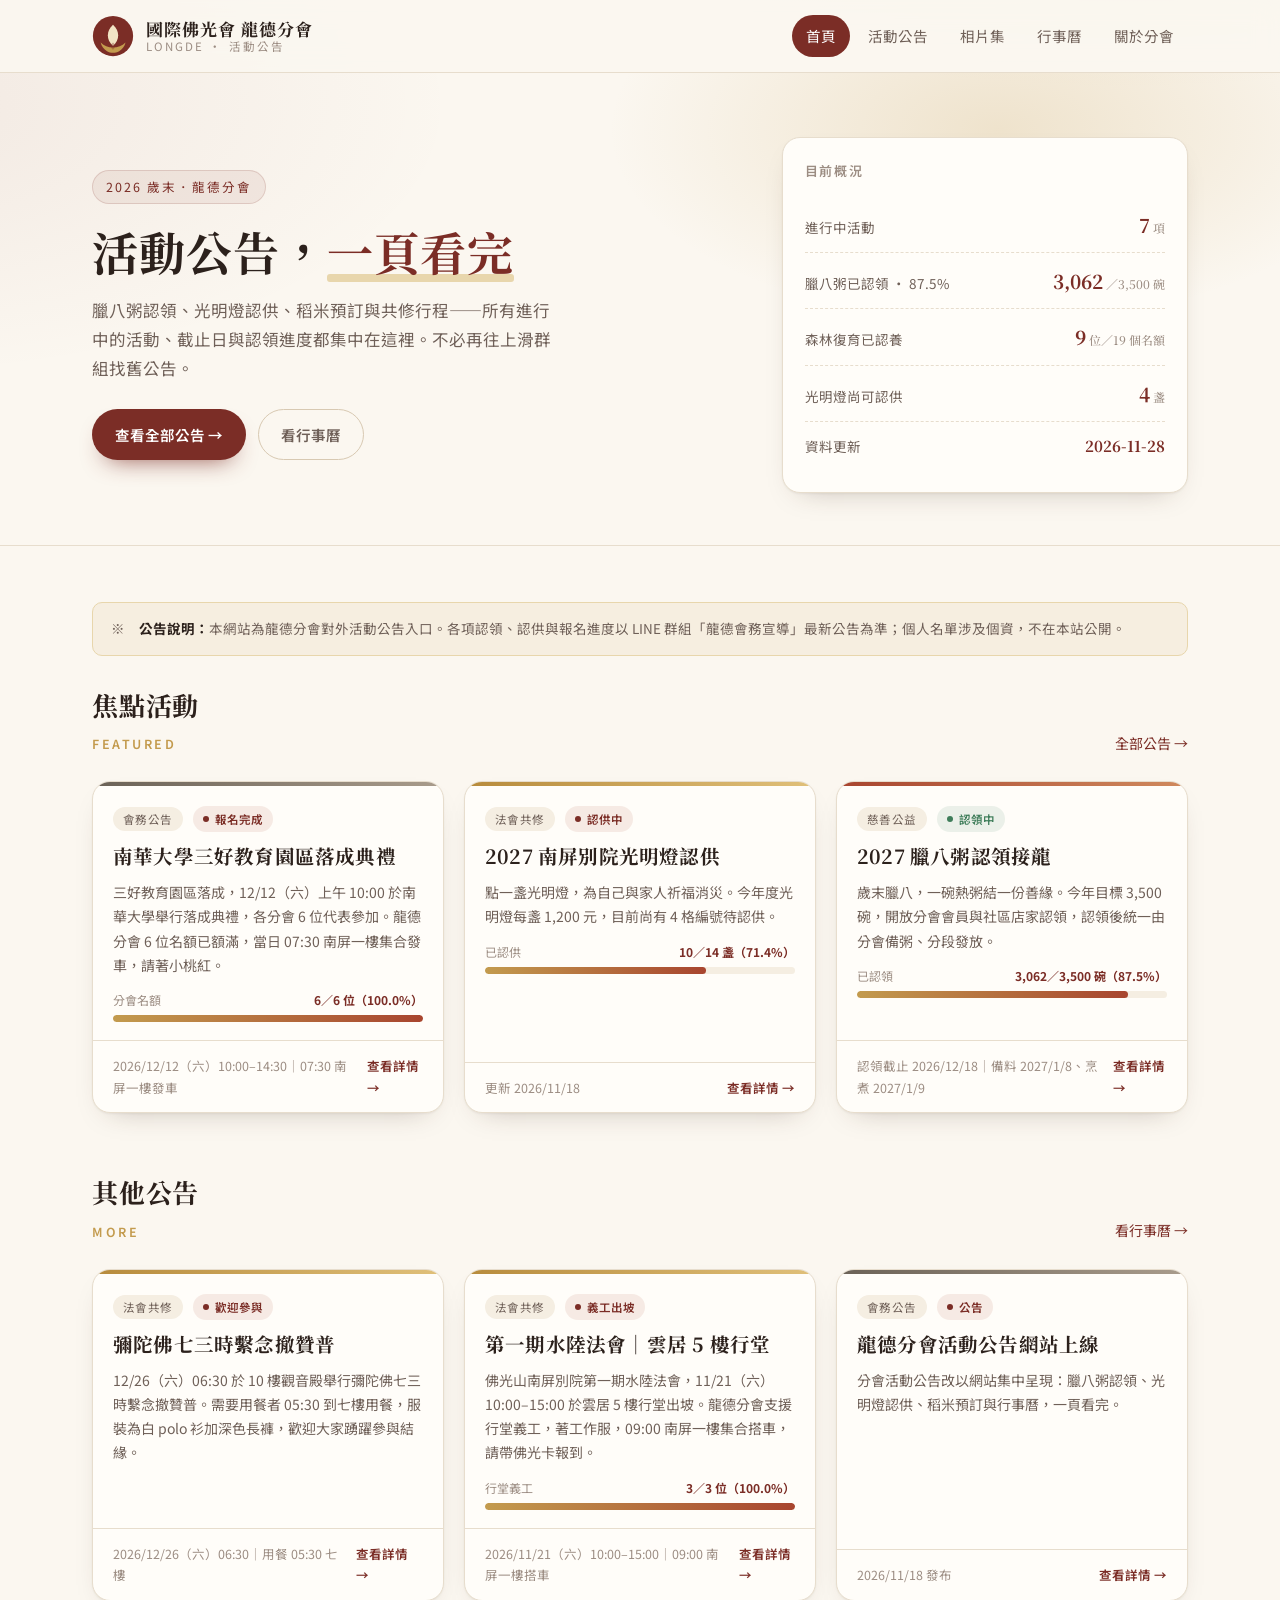
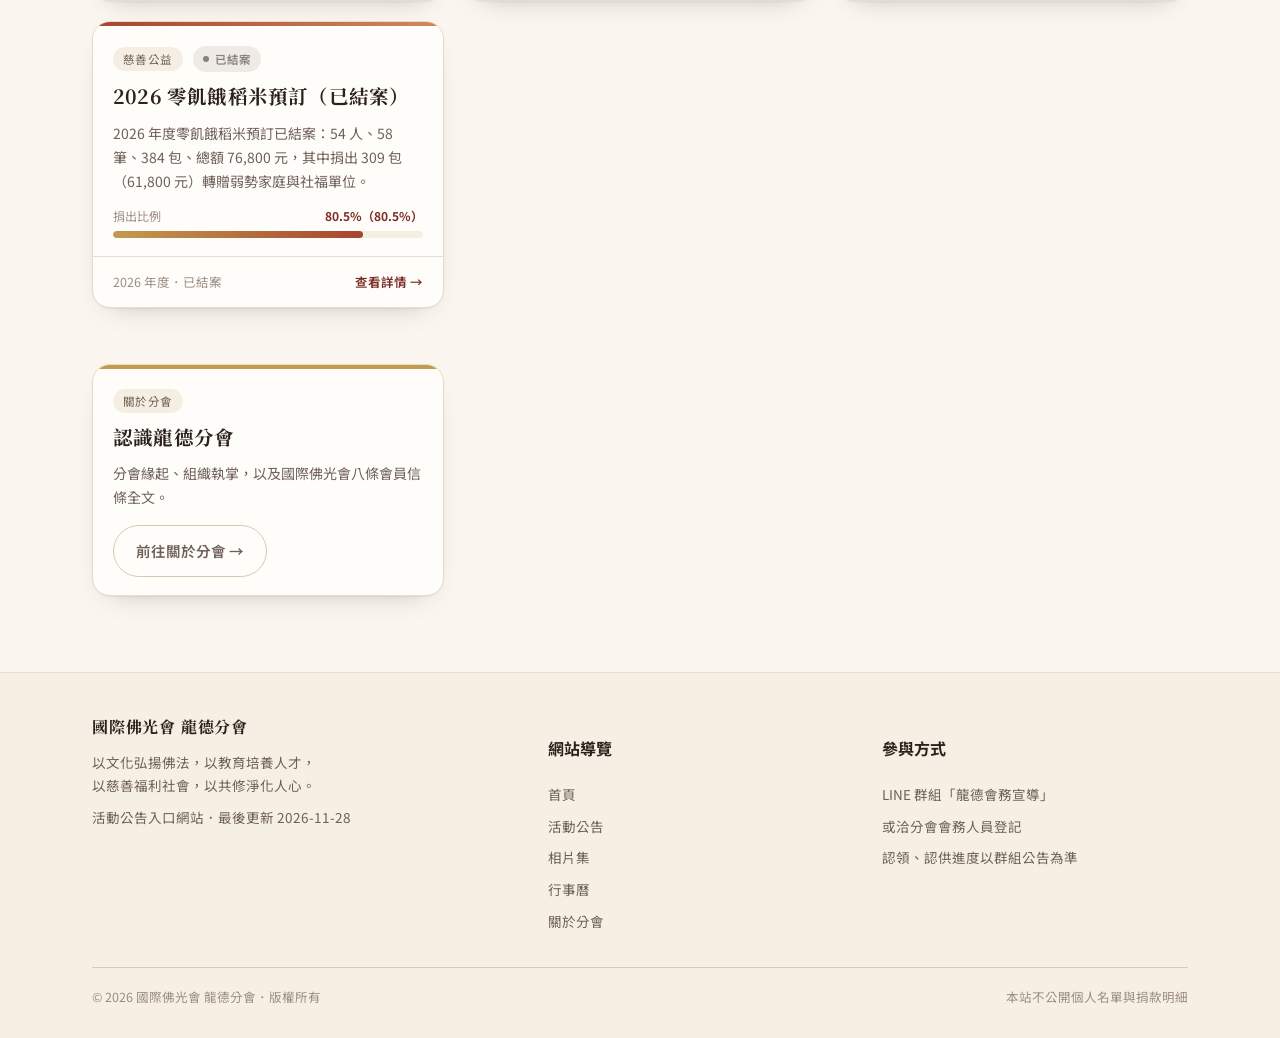
<file: index.html>
<!DOCTYPE html>
<html lang="zh-Hant-TW">
<head>
<meta charset="utf-8">
<meta name="viewport" content="width=device-width, initial-scale=1">
<title>國際佛光會 龍德分會｜活動公告入口</title>
<meta name="description" content="龍德分會活動公告入口：臘八粥認領、光明燈認供、零飢餓稻米與共修行程，含認領進度與截止日。">
<meta name="theme-color" content="#7b2d26">
<meta property="og:title" content="國際佛光會 龍德分會｜活動公告入口">
<meta property="og:description" content="龍德分會活動公告入口：臘八粥認領、光明燈認供、零飢餓稻米與共修行程，含認領進度與截止日。">
<meta property="og:type" content="website">
<link rel="icon" href="data:image/svg+xml,%3Csvg xmlns='http://www.w3.org/2000/svg' viewBox='0 0 48 48'%3E%3Ccircle cx='24' cy='24' r='23' fill='%237b2d26'/%3E%3Cpath d='M24 11c3.9 3.6 5.9 7.7 5.9 12.2 0 4.5-2 8.6-5.9 12.2-3.9-3.6-5.9-7.7-5.9-12.2C18.1 18.7 20.1 14.6 24 11z' fill='%23f2e4c4'/%3E%3C/svg%3E">
<link rel="preconnect" href="https://fonts.googleapis.com">
<link rel="preconnect" href="https://fonts.gstatic.com" crossorigin>
<link href="https://fonts.googleapis.com/css2?family=Noto+Sans+TC:wght@400;500;700&family=Noto+Serif+TC:wght@600;700&display=swap" rel="stylesheet">
<link rel="stylesheet" href="assets/css/style.css">
</head>
<body data-page="home">
<a href="#main" class="sr-only">跳到主要內容</a>
<header class="site-header">
  <div class="wrap header-in">
    <a class="brand" href="index.html">
      <svg class="brand-mark" viewBox="0 0 48 48" aria-hidden="true">
<circle cx="24" cy="24" r="23" fill="#7b2d26"/>
<path d="M24 11c3.9 3.6 5.9 7.7 5.9 12.2 0 4.5-2 8.6-5.9 12.2-3.9-3.6-5.9-7.7-5.9-12.2C18.1 18.7 20.1 14.6 24 11z" fill="#f2e4c4"/>
<path d="M23.9 37.2c-5.4 0-10.1-1.9-14-5.7 1 4.3 3.5 7.6 7.3 9.8 4.3 2.5 9.2 2.5 13.8 0 3.8-2.2 6.3-5.5 7.3-9.8-3.9 3.8-8.9 5.7-14.4 5.7z" fill="#c39b4e"/>
<path d="M24 31.4c-3.2 2.2-3.2 6 0 8.2 3.2-2.2 3.2-6 0-8.2z" fill="#7b2d26" opacity=".35"/>
</svg>
      <span class="brand-text">
        <span class="brand-name">國際佛光會 龍德分會</span>
        <span class="brand-sub">LONGDE · 活動公告</span>
      </span>
    </a>
    <button class="nav-toggle" aria-label="開啟選單" aria-expanded="false" aria-controls="site-nav">☰</button>
    <nav class="nav" id="site-nav">
      <a href="index.html">首頁</a>
      <a href="activities.html">活動公告</a>
      <a href="gallery.html">相片集</a>
      <a href="calendar.html">行事曆</a>
      <a href="about.html">關於分會</a>
    </nav>
  </div>
</header>
<main id="main">

<section class="hero">
  <div class="wrap hero-in">
    <div>
      <span class="eyebrow">2026 歲末．龍德分會</span>
      <h1>活動公告，<em>一頁看完</em></h1>
      <p class="lead">臘八粥認領、光明燈認供、稻米預訂與共修行程——所有進行中的活動、截止日與認領進度都集中在這裡。不必再往上滑群組找舊公告。</p>
      <div class="hero-actions">
        <a class="btn btn-primary" href="activities.html">查看全部公告 →</a>
        <a class="btn btn-ghost" href="calendar.html">看行事曆</a>
      </div>
    </div>
    <aside class="hero-panel" aria-label="目前概況">
      <h2>目前概況</h2>
      <div id="hero-panel-body"><div class="skeleton" style="height:160px"></div></div>
    </aside>
  </div>
</section>

<section class="section">
  <div class="wrap">
    <div class="notice" data-notice style="display:none"></div>
    <div class="section-head">
      <h2>焦點活動<span>FEATURED</span></h2>
      <a class="more" href="activities.html">全部公告 →</a>
    </div>
    <div class="grid" id="featured">
      <div class="skeleton"></div><div class="skeleton"></div><div class="skeleton"></div>
    </div>
  </div>
</section>

<section class="section" style="padding-top:0">
  <div class="wrap">
    <div class="section-head">
      <h2>其他公告<span>MORE</span></h2>
      <a class="more" href="calendar.html">看行事曆 →</a>
    </div>
    <div class="grid" id="quick-list">
      <div class="skeleton"></div><div class="skeleton"></div><div class="skeleton"></div><div class="skeleton"></div>
    </div>
  </div>
</section>

<section class="section" style="padding-top:0">
  <div class="wrap">
    <div class="grid">
      <div class="card">
        <div class="card-top"></div>
        <div class="card-body">
          <div class="card-meta"><span class="tag">關於分會</span></div>
          <h3>認識龍德分會</h3>
          <p>分會緣起、組織執掌，以及國際佛光會八條會員信條全文。</p>
          <div style="margin-top:6px"><a class="btn btn-ghost" href="about.html">前往關於分會 →</a></div>
        </div>
      </div>
    </div>
  </div>
</section>
</main>
<footer class="site-footer">
  <div class="wrap">
    <div class="foot-grid">
      <div>
        <div style="font-family:var(--font-serif);font-weight:700;font-size:16px;letter-spacing:.05em">國際佛光會 龍德分會</div>
        <p style="margin-top:10px">以文化弘揚佛法，以教育培養人才，<br>以慈善福利社會，以共修淨化人心。</p>
        <p>活動公告入口網站．最後更新 <span data-updated>—</span></p>
      </div>
      <div>
        <h4>網站導覽</h4>
        <p><a href="index.html">首頁</a></p>
        <p><a href="activities.html">活動公告</a></p>
        <p><a href="gallery.html">相片集</a></p>
        <p><a href="calendar.html">行事曆</a></p>
        <p><a href="about.html">關於分會</a></p>
      </div>
      <div>
        <h4>參與方式</h4>
        <p>LINE 群組「龍德會務宣導」</p>
        <p>或洽分會會務人員登記</p>
        <p>認領、認供進度以群組公告為準</p>
      </div>
    </div>
    <div class="foot-bottom">
      <span>© <span id="yr">2026</span> 國際佛光會 龍德分會．版權所有</span>
      <span>本站不公開個人名單與捐款明細</span>
    </div>
  </div>
  <script>document.getElementById('yr').textContent = new Date().getFullYear();</script>
</footer>
<script src="assets/js/app.js"></script>
</body>
</html>
</file>
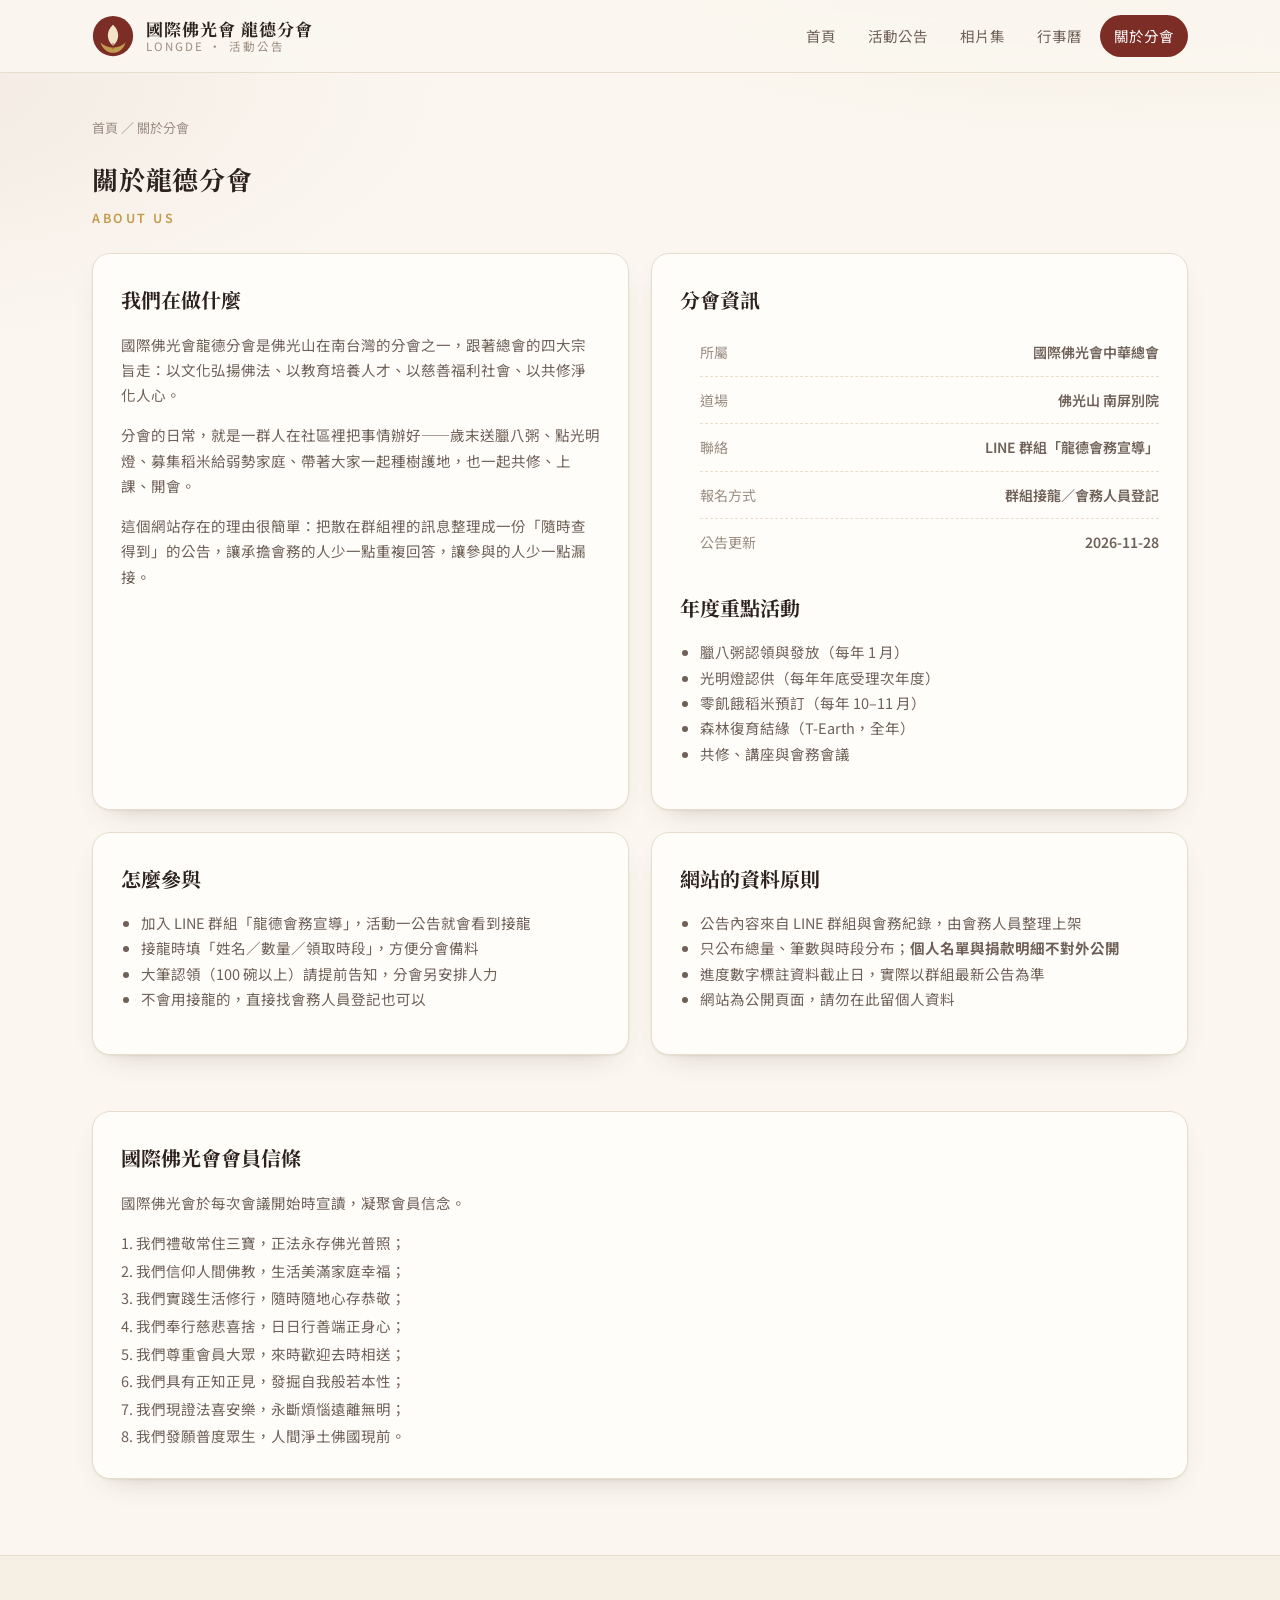
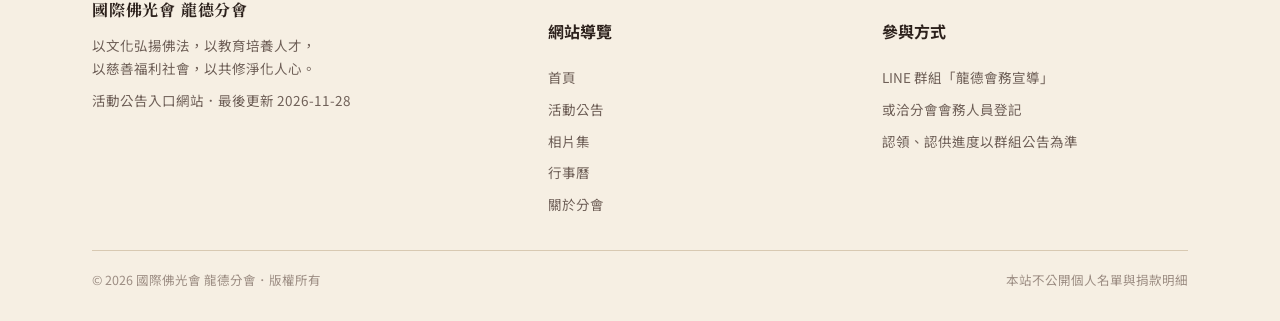
<file: about.html>
<!DOCTYPE html>
<html lang="zh-Hant-TW">
<head>
<meta charset="utf-8">
<meta name="viewport" content="width=device-width, initial-scale=1">
<title>關於分會｜國際佛光會 龍德分會</title>
<meta name="description" content="國際佛光會龍德分會簡介、年度重點活動、參與方式與網站資料原則。">
<meta name="theme-color" content="#7b2d26">
<meta property="og:title" content="關於分會｜國際佛光會 龍德分會">
<meta property="og:description" content="國際佛光會龍德分會簡介、年度重點活動、參與方式與網站資料原則。">
<meta property="og:type" content="website">
<link rel="icon" href="data:image/svg+xml,%3Csvg xmlns='http://www.w3.org/2000/svg' viewBox='0 0 48 48'%3E%3Ccircle cx='24' cy='24' r='23' fill='%237b2d26'/%3E%3Cpath d='M24 11c3.9 3.6 5.9 7.7 5.9 12.2 0 4.5-2 8.6-5.9 12.2-3.9-3.6-5.9-7.7-5.9-12.2C18.1 18.7 20.1 14.6 24 11z' fill='%23f2e4c4'/%3E%3C/svg%3E">
<link rel="preconnect" href="https://fonts.googleapis.com">
<link rel="preconnect" href="https://fonts.gstatic.com" crossorigin>
<link href="https://fonts.googleapis.com/css2?family=Noto+Sans+TC:wght@400;500;700&family=Noto+Serif+TC:wght@600;700&display=swap" rel="stylesheet">
<link rel="stylesheet" href="assets/css/style.css">
</head>
<body data-page="about">
<a href="#main" class="sr-only">跳到主要內容</a>
<header class="site-header">
  <div class="wrap header-in">
    <a class="brand" href="index.html">
      <svg class="brand-mark" viewBox="0 0 48 48" aria-hidden="true">
<circle cx="24" cy="24" r="23" fill="#7b2d26"/>
<path d="M24 11c3.9 3.6 5.9 7.7 5.9 12.2 0 4.5-2 8.6-5.9 12.2-3.9-3.6-5.9-7.7-5.9-12.2C18.1 18.7 20.1 14.6 24 11z" fill="#f2e4c4"/>
<path d="M23.9 37.2c-5.4 0-10.1-1.9-14-5.7 1 4.3 3.5 7.6 7.3 9.8 4.3 2.5 9.2 2.5 13.8 0 3.8-2.2 6.3-5.5 7.3-9.8-3.9 3.8-8.9 5.7-14.4 5.7z" fill="#c39b4e"/>
<path d="M24 31.4c-3.2 2.2-3.2 6 0 8.2 3.2-2.2 3.2-6 0-8.2z" fill="#7b2d26" opacity=".35"/>
</svg>
      <span class="brand-text">
        <span class="brand-name">國際佛光會 龍德分會</span>
        <span class="brand-sub">LONGDE · 活動公告</span>
      </span>
    </a>
    <button class="nav-toggle" aria-label="開啟選單" aria-expanded="false" aria-controls="site-nav">☰</button>
    <nav class="nav" id="site-nav">
      <a href="index.html">首頁</a>
      <a href="activities.html">活動公告</a>
      <a href="gallery.html">相片集</a>
      <a href="calendar.html">行事曆</a>
      <a href="about.html">關於分會</a>
    </nav>
  </div>
</header>
<main id="main">

<section class="page-head">
  <div class="wrap">
    <div class="crumbs"><a href="index.html">首頁</a> ／ 關於分會</div>
    <div class="section-head" style="margin-bottom:8px">
      <h2>關於龍德分會<span>ABOUT US</span></h2>
    </div>
  </div>
</section>
<section class="section" style="padding-top:8px">
  <div class="wrap about-grid">
    <div class="panel">
      <h2>我們在做什麼</h2>
      <p>國際佛光會龍德分會是佛光山在南台灣的分會之一，跟著總會的四大宗旨走：以文化弘揚佛法、以教育培養人才、以慈善福利社會、以共修淨化人心。</p>
      <p>分會的日常，就是一群人在社區裡把事情辦好——歲末送臘八粥、點光明燈、募集稻米給弱勢家庭、帶著大家一起種樹護地，也一起共修、上課、開會。</p>
      <p>這個網站存在的理由很簡單：把散在群組裡的訊息整理成一份「隨時查得到」的公告，讓承擔會務的人少一點重複回答，讓參與的人少一點漏接。</p>
    </div>
    <div class="panel">
      <h2>分會資訊</h2>
      <ul class="fact-list">
        <li><span class="k">所屬</span><span class="v">國際佛光會中華總會</span></li>
        <li><span class="k">道場</span><span class="v">佛光山 南屏別院</span></li>
        <li><span class="k">聯絡</span><span class="v">LINE 群組「龍德會務宣導」</span></li>
        <li><span class="k">報名方式</span><span class="v">群組接龍／會務人員登記</span></li>
        <li><span class="k">公告更新</span><span class="v"><span data-updated>—</span></span></li>
      </ul>
      <h2 style="margin-top:24px">年度重點活動</h2>
      <ul>
        <li>臘八粥認領與發放（每年 1 月）</li>
        <li>光明燈認供（每年年底受理次年度）</li>
        <li>零飢餓稻米預訂（每年 10–11 月）</li>
        <li>森林復育結緣（T-Earth，全年）</li>
        <li>共修、講座與會務會議</li>
      </ul>
    </div>
    <div class="panel">
      <h2>怎麼參與</h2>
      <ul>
        <li>加入 LINE 群組「龍德會務宣導」，活動一公告就會看到接龍</li>
        <li>接龍時填「姓名／數量／領取時段」，方便分會備料</li>
        <li>大筆認領（100 碗以上）請提前告知，分會另安排人力</li>
        <li>不會用接龍的，直接找會務人員登記也可以</li>
      </ul>
    </div>
    <div class="panel">
      <h2>網站的資料原則</h2>
      <ul>
        <li>公告內容來自 LINE 群組與會務紀錄，由會務人員整理上架</li>
        <li>只公布總量、筆數與時段分布；<strong>個人名單與捐款明細不對外公開</strong></li>
        <li>進度數字標註資料截止日，實際以群組最新公告為準</li>
        <li>網站為公開頁面，請勿在此留個人資料</li>
      </ul>
    </div>
  </div>
</section>

<section class="section" style="padding-top:0">
  <div class="wrap">
    <div class="panel">
      <h2>國際佛光會會員信條</h2>
      <p>國際佛光會於每次會議開始時宣讀，凝聚會員信念。</p>
      <ol style="margin:0;padding-left:0;list-style:none;color:var(--ink-soft);font-size:14.5px;line-height:1.9">
        <li>1. 我們禮敬常住三寶，正法永存佛光普照；</li>
        <li>2. 我們信仰人間佛教，生活美滿家庭幸福；</li>
        <li>3. 我們實踐生活修行，隨時隨地心存恭敬；</li>
        <li>4. 我們奉行慈悲喜捨，日日行善端正身心；</li>
        <li>5. 我們尊重會員大眾，來時歡迎去時相送；</li>
        <li>6. 我們具有正知正見，發掘自我般若本性；</li>
        <li>7. 我們現證法喜安樂，永斷煩惱遠離無明；</li>
        <li>8. 我們發願普度眾生，人間淨土佛國現前。</li>
      </ol>
    </div>
  </div>
</section>
</main>
<footer class="site-footer">
  <div class="wrap">
    <div class="foot-grid">
      <div>
        <div style="font-family:var(--font-serif);font-weight:700;font-size:16px;letter-spacing:.05em">國際佛光會 龍德分會</div>
        <p style="margin-top:10px">以文化弘揚佛法，以教育培養人才，<br>以慈善福利社會，以共修淨化人心。</p>
        <p>活動公告入口網站．最後更新 <span data-updated>—</span></p>
      </div>
      <div>
        <h4>網站導覽</h4>
        <p><a href="index.html">首頁</a></p>
        <p><a href="activities.html">活動公告</a></p>
        <p><a href="gallery.html">相片集</a></p>
        <p><a href="calendar.html">行事曆</a></p>
        <p><a href="about.html">關於分會</a></p>
      </div>
      <div>
        <h4>參與方式</h4>
        <p>LINE 群組「龍德會務宣導」</p>
        <p>或洽分會會務人員登記</p>
        <p>認領、認供進度以群組公告為準</p>
      </div>
    </div>
    <div class="foot-bottom">
      <span>© <span id="yr">2026</span> 國際佛光會 龍德分會．版權所有</span>
      <span>本站不公開個人名單與捐款明細</span>
    </div>
  </div>
  <script>document.getElementById('yr').textContent = new Date().getFullYear();</script>
</footer>
<script src="assets/js/app.js"></script>
</body>
</html>
</file>
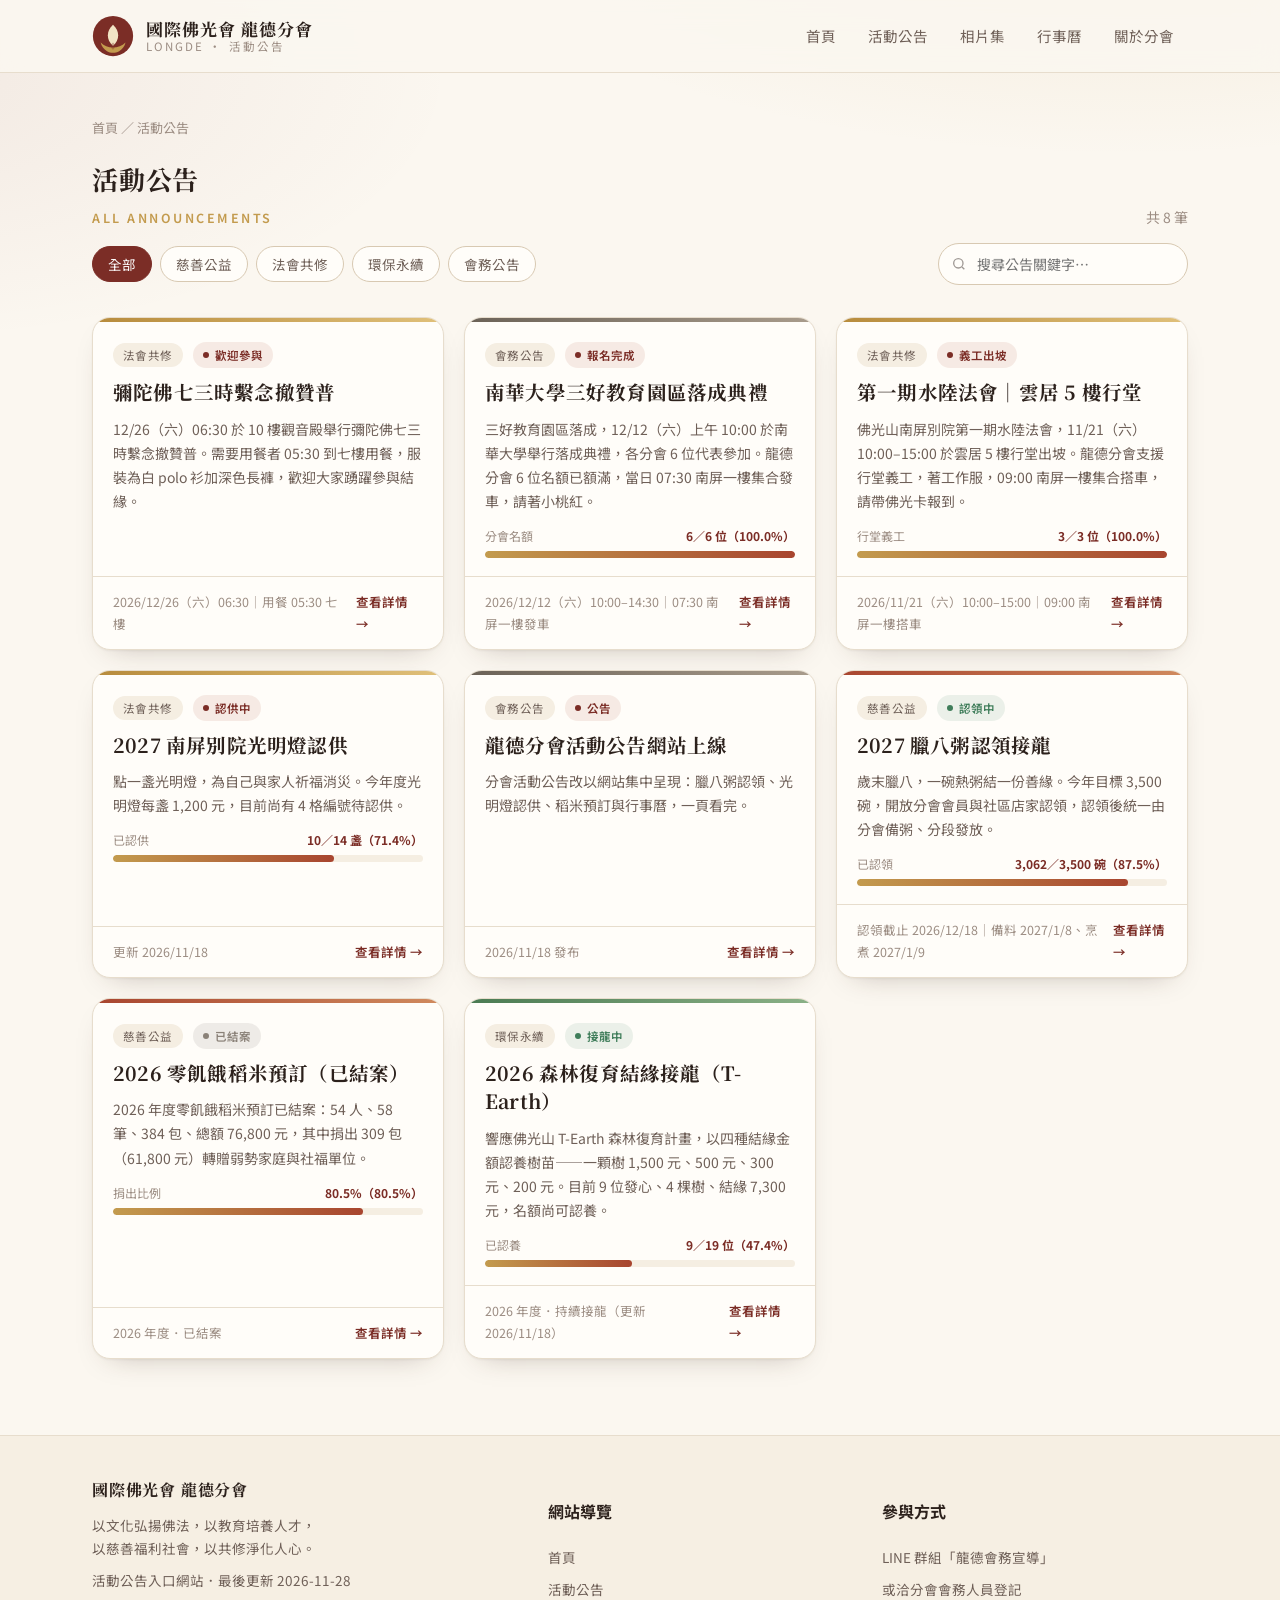
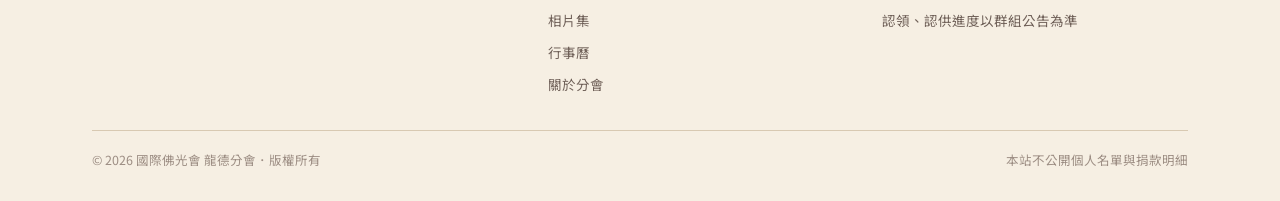
<file: activities.html>
<!DOCTYPE html>
<html lang="zh-Hant-TW">
<head>
<meta charset="utf-8">
<meta name="viewport" content="width=device-width, initial-scale=1">
<title>活動公告｜國際佛光會 龍德分會</title>
<meta name="description" content="龍德分會全部活動公告：慈善公益、法會共修、教育課程、環保永續與會務公告，可依分類篩選與關鍵字搜尋。">
<meta name="theme-color" content="#7b2d26">
<meta property="og:title" content="活動公告｜國際佛光會 龍德分會">
<meta property="og:description" content="龍德分會全部活動公告：慈善公益、法會共修、教育課程、環保永續與會務公告，可依分類篩選與關鍵字搜尋。">
<meta property="og:type" content="website">
<link rel="icon" href="data:image/svg+xml,%3Csvg xmlns='http://www.w3.org/2000/svg' viewBox='0 0 48 48'%3E%3Ccircle cx='24' cy='24' r='23' fill='%237b2d26'/%3E%3Cpath d='M24 11c3.9 3.6 5.9 7.7 5.9 12.2 0 4.5-2 8.6-5.9 12.2-3.9-3.6-5.9-7.7-5.9-12.2C18.1 18.7 20.1 14.6 24 11z' fill='%23f2e4c4'/%3E%3C/svg%3E">
<link rel="preconnect" href="https://fonts.googleapis.com">
<link rel="preconnect" href="https://fonts.gstatic.com" crossorigin>
<link href="https://fonts.googleapis.com/css2?family=Noto+Sans+TC:wght@400;500;700&family=Noto+Serif+TC:wght@600;700&display=swap" rel="stylesheet">
<link rel="stylesheet" href="assets/css/style.css">
</head>
<body data-page="list">
<a href="#main" class="sr-only">跳到主要內容</a>
<header class="site-header">
  <div class="wrap header-in">
    <a class="brand" href="index.html">
      <svg class="brand-mark" viewBox="0 0 48 48" aria-hidden="true">
<circle cx="24" cy="24" r="23" fill="#7b2d26"/>
<path d="M24 11c3.9 3.6 5.9 7.7 5.9 12.2 0 4.5-2 8.6-5.9 12.2-3.9-3.6-5.9-7.7-5.9-12.2C18.1 18.7 20.1 14.6 24 11z" fill="#f2e4c4"/>
<path d="M23.9 37.2c-5.4 0-10.1-1.9-14-5.7 1 4.3 3.5 7.6 7.3 9.8 4.3 2.5 9.2 2.5 13.8 0 3.8-2.2 6.3-5.5 7.3-9.8-3.9 3.8-8.9 5.7-14.4 5.7z" fill="#c39b4e"/>
<path d="M24 31.4c-3.2 2.2-3.2 6 0 8.2 3.2-2.2 3.2-6 0-8.2z" fill="#7b2d26" opacity=".35"/>
</svg>
      <span class="brand-text">
        <span class="brand-name">國際佛光會 龍德分會</span>
        <span class="brand-sub">LONGDE · 活動公告</span>
      </span>
    </a>
    <button class="nav-toggle" aria-label="開啟選單" aria-expanded="false" aria-controls="site-nav">☰</button>
    <nav class="nav" id="site-nav">
      <a href="index.html">首頁</a>
      <a href="activities.html">活動公告</a>
      <a href="gallery.html">相片集</a>
      <a href="calendar.html">行事曆</a>
      <a href="about.html">關於分會</a>
    </nav>
  </div>
</header>
<main id="main">

<section class="page-head">
  <div class="wrap">
    <div class="crumbs"><a href="index.html">首頁</a> ／ 活動公告</div>
    <div class="section-head" style="margin-bottom:14px">
      <h2>活動公告<span>ALL ANNOUNCEMENTS</span></h2>
      <span class="more" id="count" style="color:var(--ink-faint)"></span>
    </div>
    <div class="toolbar">
      <div class="chips" id="chips" role="group" aria-label="依分類篩選"></div>
      <div class="search">
        <svg width="16" height="16" viewBox="0 0 24 24" fill="none" stroke="currentColor" stroke-width="2"><circle cx="11" cy="11" r="7"/><path d="M20 20l-3.5-3.5"/></svg>
        <input id="search-input" type="search" placeholder="搜尋公告關鍵字…" aria-label="搜尋公告">
      </div>
    </div>
  </div>
</section>
<section class="section" style="padding-top:0">
  <div class="wrap">
    <div class="grid" id="cards">
      <div class="skeleton"></div><div class="skeleton"></div><div class="skeleton"></div>
    </div>
  </div>
</section>
</main>
<footer class="site-footer">
  <div class="wrap">
    <div class="foot-grid">
      <div>
        <div style="font-family:var(--font-serif);font-weight:700;font-size:16px;letter-spacing:.05em">國際佛光會 龍德分會</div>
        <p style="margin-top:10px">以文化弘揚佛法，以教育培養人才，<br>以慈善福利社會，以共修淨化人心。</p>
        <p>活動公告入口網站．最後更新 <span data-updated>—</span></p>
      </div>
      <div>
        <h4>網站導覽</h4>
        <p><a href="index.html">首頁</a></p>
        <p><a href="activities.html">活動公告</a></p>
        <p><a href="gallery.html">相片集</a></p>
        <p><a href="calendar.html">行事曆</a></p>
        <p><a href="about.html">關於分會</a></p>
      </div>
      <div>
        <h4>參與方式</h4>
        <p>LINE 群組「龍德會務宣導」</p>
        <p>或洽分會會務人員登記</p>
        <p>認領、認供進度以群組公告為準</p>
      </div>
    </div>
    <div class="foot-bottom">
      <span>© <span id="yr">2026</span> 國際佛光會 龍德分會．版權所有</span>
      <span>本站不公開個人名單與捐款明細</span>
    </div>
  </div>
  <script>document.getElementById('yr').textContent = new Date().getFullYear();</script>
</footer>
<script src="assets/js/app.js"></script>
</body>
</html>
</file>
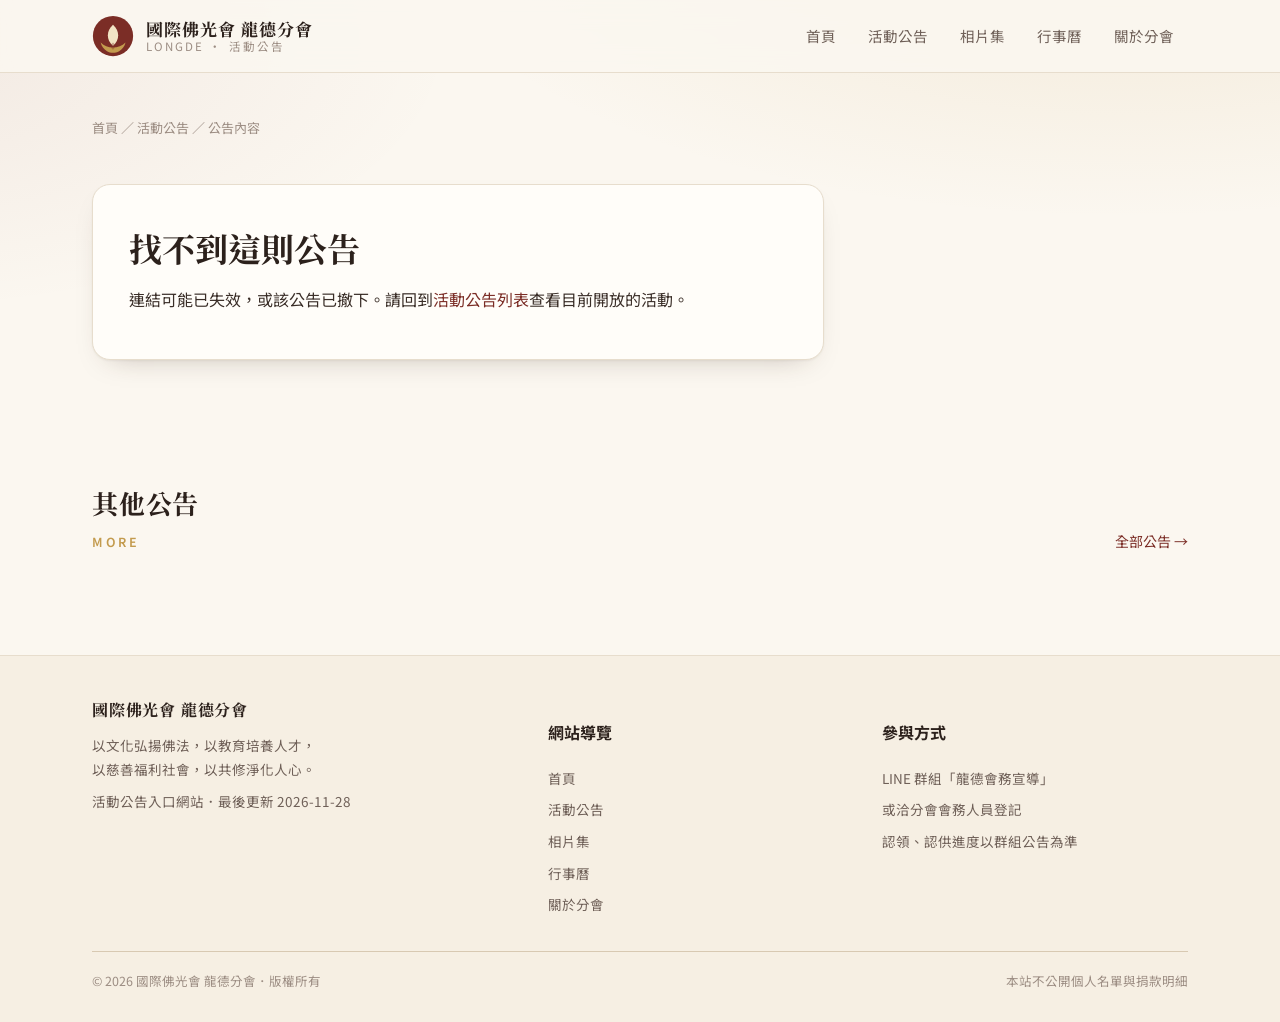
<file: activity.html>
<!DOCTYPE html>
<html lang="zh-Hant-TW">
<head>
<meta charset="utf-8">
<meta name="viewport" content="width=device-width, initial-scale=1">
<title>活動公告｜國際佛光會 龍德分會</title>
<meta name="description" content="龍德分會活動公告內容：活動說明、領取時段、認領進度與參與方式。">
<meta name="theme-color" content="#7b2d26">
<meta property="og:title" content="活動公告｜國際佛光會 龍德分會">
<meta property="og:description" content="龍德分會活動公告內容：活動說明、領取時段、認領進度與參與方式。">
<meta property="og:type" content="website">
<link rel="icon" href="data:image/svg+xml,%3Csvg xmlns='http://www.w3.org/2000/svg' viewBox='0 0 48 48'%3E%3Ccircle cx='24' cy='24' r='23' fill='%237b2d26'/%3E%3Cpath d='M24 11c3.9 3.6 5.9 7.7 5.9 12.2 0 4.5-2 8.6-5.9 12.2-3.9-3.6-5.9-7.7-5.9-12.2C18.1 18.7 20.1 14.6 24 11z' fill='%23f2e4c4'/%3E%3C/svg%3E">
<link rel="preconnect" href="https://fonts.googleapis.com">
<link rel="preconnect" href="https://fonts.gstatic.com" crossorigin>
<link href="https://fonts.googleapis.com/css2?family=Noto+Sans+TC:wght@400;500;700&family=Noto+Serif+TC:wght@600;700&display=swap" rel="stylesheet">
<link rel="stylesheet" href="assets/css/style.css">
</head>
<body data-page="detail">
<a href="#main" class="sr-only">跳到主要內容</a>
<header class="site-header">
  <div class="wrap header-in">
    <a class="brand" href="index.html">
      <svg class="brand-mark" viewBox="0 0 48 48" aria-hidden="true">
<circle cx="24" cy="24" r="23" fill="#7b2d26"/>
<path d="M24 11c3.9 3.6 5.9 7.7 5.9 12.2 0 4.5-2 8.6-5.9 12.2-3.9-3.6-5.9-7.7-5.9-12.2C18.1 18.7 20.1 14.6 24 11z" fill="#f2e4c4"/>
<path d="M23.9 37.2c-5.4 0-10.1-1.9-14-5.7 1 4.3 3.5 7.6 7.3 9.8 4.3 2.5 9.2 2.5 13.8 0 3.8-2.2 6.3-5.5 7.3-9.8-3.9 3.8-8.9 5.7-14.4 5.7z" fill="#c39b4e"/>
<path d="M24 31.4c-3.2 2.2-3.2 6 0 8.2 3.2-2.2 3.2-6 0-8.2z" fill="#7b2d26" opacity=".35"/>
</svg>
      <span class="brand-text">
        <span class="brand-name">國際佛光會 龍德分會</span>
        <span class="brand-sub">LONGDE · 活動公告</span>
      </span>
    </a>
    <button class="nav-toggle" aria-label="開啟選單" aria-expanded="false" aria-controls="site-nav">☰</button>
    <nav class="nav" id="site-nav">
      <a href="index.html">首頁</a>
      <a href="activities.html">活動公告</a>
      <a href="gallery.html">相片集</a>
      <a href="calendar.html">行事曆</a>
      <a href="about.html">關於分會</a>
    </nav>
  </div>
</header>
<main id="main">
<section class="page-head">
  <div class="wrap">
    <div class="crumbs"><a href="index.html">首頁</a> ／ <a href="activities.html">活動公告</a> ／ <span id="crumb-title">公告內容</span></div>
  </div>
</section>
<section class="section" style="padding-top:20px">
  <div class="wrap detail">
    <article class="article" id="article">
      <div class="skeleton" style="height:200px"></div>
    </article>
    <aside class="side" id="side"></aside>
  </div>
</section>
<section class="section" style="padding-top:0">
  <div class="wrap">
    <div class="section-head"><h2>其他公告<span>MORE</span></h2><a class="more" href="activities.html">全部公告 →</a></div>
    <div class="grid" id="quick-list"></div>
  </div>
</section>
</main>
<footer class="site-footer">
  <div class="wrap">
    <div class="foot-grid">
      <div>
        <div style="font-family:var(--font-serif);font-weight:700;font-size:16px;letter-spacing:.05em">國際佛光會 龍德分會</div>
        <p style="margin-top:10px">以文化弘揚佛法，以教育培養人才，<br>以慈善福利社會，以共修淨化人心。</p>
        <p>活動公告入口網站．最後更新 <span data-updated>—</span></p>
      </div>
      <div>
        <h4>網站導覽</h4>
        <p><a href="index.html">首頁</a></p>
        <p><a href="activities.html">活動公告</a></p>
        <p><a href="gallery.html">相片集</a></p>
        <p><a href="calendar.html">行事曆</a></p>
        <p><a href="about.html">關於分會</a></p>
      </div>
      <div>
        <h4>參與方式</h4>
        <p>LINE 群組「龍德會務宣導」</p>
        <p>或洽分會會務人員登記</p>
        <p>認領、認供進度以群組公告為準</p>
      </div>
    </div>
    <div class="foot-bottom">
      <span>© <span id="yr">2026</span> 國際佛光會 龍德分會．版權所有</span>
      <span>本站不公開個人名單與捐款明細</span>
    </div>
  </div>
  <script>document.getElementById('yr').textContent = new Date().getFullYear();</script>
</footer>
<script src="assets/js/app.js"></script>
</body>
</html>
</file>
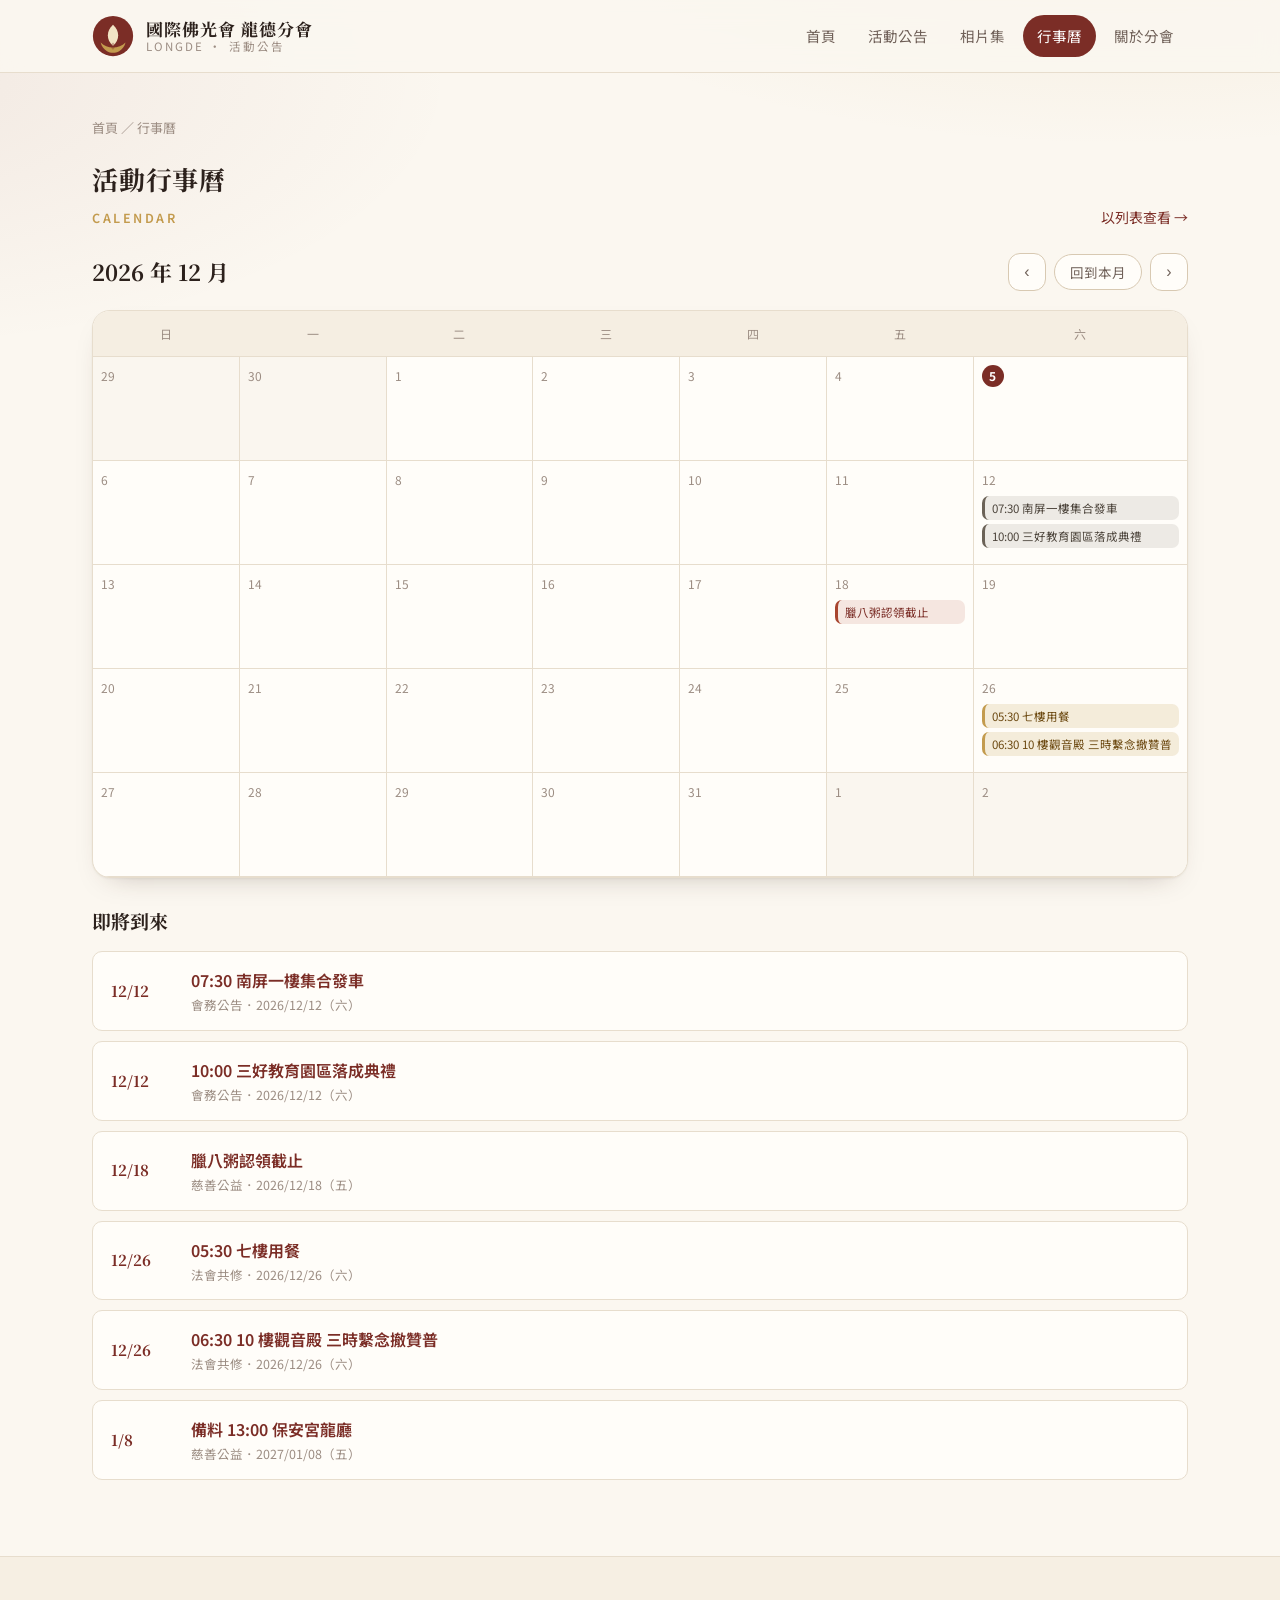
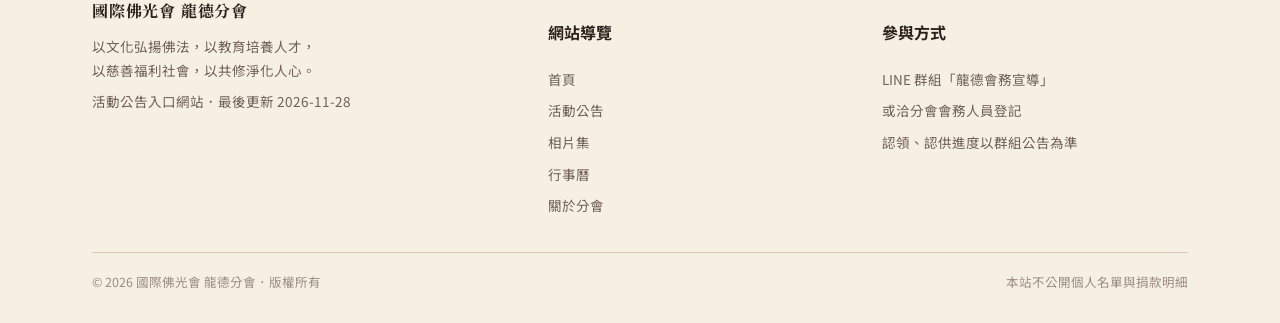
<file: calendar.html>
<!DOCTYPE html>
<html lang="zh-Hant-TW">
<head>
<meta charset="utf-8">
<meta name="viewport" content="width=device-width, initial-scale=1">
<title>行事曆｜國際佛光會 龍德分會</title>
<meta name="description" content="龍德分會活動行事曆：認領截止日、發放日與共修行程，以月曆方式呈現。">
<meta name="theme-color" content="#7b2d26">
<meta property="og:title" content="行事曆｜國際佛光會 龍德分會">
<meta property="og:description" content="龍德分會活動行事曆：認領截止日、發放日與共修行程，以月曆方式呈現。">
<meta property="og:type" content="website">
<link rel="icon" href="data:image/svg+xml,%3Csvg xmlns='http://www.w3.org/2000/svg' viewBox='0 0 48 48'%3E%3Ccircle cx='24' cy='24' r='23' fill='%237b2d26'/%3E%3Cpath d='M24 11c3.9 3.6 5.9 7.7 5.9 12.2 0 4.5-2 8.6-5.9 12.2-3.9-3.6-5.9-7.7-5.9-12.2C18.1 18.7 20.1 14.6 24 11z' fill='%23f2e4c4'/%3E%3C/svg%3E">
<link rel="preconnect" href="https://fonts.googleapis.com">
<link rel="preconnect" href="https://fonts.gstatic.com" crossorigin>
<link href="https://fonts.googleapis.com/css2?family=Noto+Sans+TC:wght@400;500;700&family=Noto+Serif+TC:wght@600;700&display=swap" rel="stylesheet">
<link rel="stylesheet" href="assets/css/style.css">
</head>
<body data-page="calendar">
<a href="#main" class="sr-only">跳到主要內容</a>
<header class="site-header">
  <div class="wrap header-in">
    <a class="brand" href="index.html">
      <svg class="brand-mark" viewBox="0 0 48 48" aria-hidden="true">
<circle cx="24" cy="24" r="23" fill="#7b2d26"/>
<path d="M24 11c3.9 3.6 5.9 7.7 5.9 12.2 0 4.5-2 8.6-5.9 12.2-3.9-3.6-5.9-7.7-5.9-12.2C18.1 18.7 20.1 14.6 24 11z" fill="#f2e4c4"/>
<path d="M23.9 37.2c-5.4 0-10.1-1.9-14-5.7 1 4.3 3.5 7.6 7.3 9.8 4.3 2.5 9.2 2.5 13.8 0 3.8-2.2 6.3-5.5 7.3-9.8-3.9 3.8-8.9 5.7-14.4 5.7z" fill="#c39b4e"/>
<path d="M24 31.4c-3.2 2.2-3.2 6 0 8.2 3.2-2.2 3.2-6 0-8.2z" fill="#7b2d26" opacity=".35"/>
</svg>
      <span class="brand-text">
        <span class="brand-name">國際佛光會 龍德分會</span>
        <span class="brand-sub">LONGDE · 活動公告</span>
      </span>
    </a>
    <button class="nav-toggle" aria-label="開啟選單" aria-expanded="false" aria-controls="site-nav">☰</button>
    <nav class="nav" id="site-nav">
      <a href="index.html">首頁</a>
      <a href="activities.html">活動公告</a>
      <a href="gallery.html">相片集</a>
      <a href="calendar.html">行事曆</a>
      <a href="about.html">關於分會</a>
    </nav>
  </div>
</header>
<main id="main">

<section class="page-head">
  <div class="wrap">
    <div class="crumbs"><a href="index.html">首頁</a> ／ 行事曆</div>
    <div class="section-head" style="margin-bottom:16px">
      <h2>活動行事曆<span>CALENDAR</span></h2>
      <a class="more" href="activities.html">以列表查看 →</a>
    </div>
  </div>
</section>
<section class="section" style="padding-top:0">
  <div class="wrap">
    <div class="cal-bar">
      <h2 id="cal-title">—</h2>
      <div class="cal-nav">
        <button class="icon-btn" id="cal-prev" aria-label="上個月">‹</button>
        <button class="chip" id="cal-today" style="align-self:center">回到本月</button>
        <button class="icon-btn" id="cal-next" aria-label="下個月">›</button>
      </div>
    </div>
    <div class="cal">
      <div class="cal-grid" id="cal-grid"></div>
    </div>
    <div class="upcoming" id="upcoming"></div>
  </div>
</section>
</main>
<footer class="site-footer">
  <div class="wrap">
    <div class="foot-grid">
      <div>
        <div style="font-family:var(--font-serif);font-weight:700;font-size:16px;letter-spacing:.05em">國際佛光會 龍德分會</div>
        <p style="margin-top:10px">以文化弘揚佛法，以教育培養人才，<br>以慈善福利社會，以共修淨化人心。</p>
        <p>活動公告入口網站．最後更新 <span data-updated>—</span></p>
      </div>
      <div>
        <h4>網站導覽</h4>
        <p><a href="index.html">首頁</a></p>
        <p><a href="activities.html">活動公告</a></p>
        <p><a href="gallery.html">相片集</a></p>
        <p><a href="calendar.html">行事曆</a></p>
        <p><a href="about.html">關於分會</a></p>
      </div>
      <div>
        <h4>參與方式</h4>
        <p>LINE 群組「龍德會務宣導」</p>
        <p>或洽分會會務人員登記</p>
        <p>認領、認供進度以群組公告為準</p>
      </div>
    </div>
    <div class="foot-bottom">
      <span>© <span id="yr">2026</span> 國際佛光會 龍德分會．版權所有</span>
      <span>本站不公開個人名單與捐款明細</span>
    </div>
  </div>
  <script>document.getElementById('yr').textContent = new Date().getFullYear();</script>
</footer>
<script src="assets/js/app.js"></script>
</body>
</html>
</file>
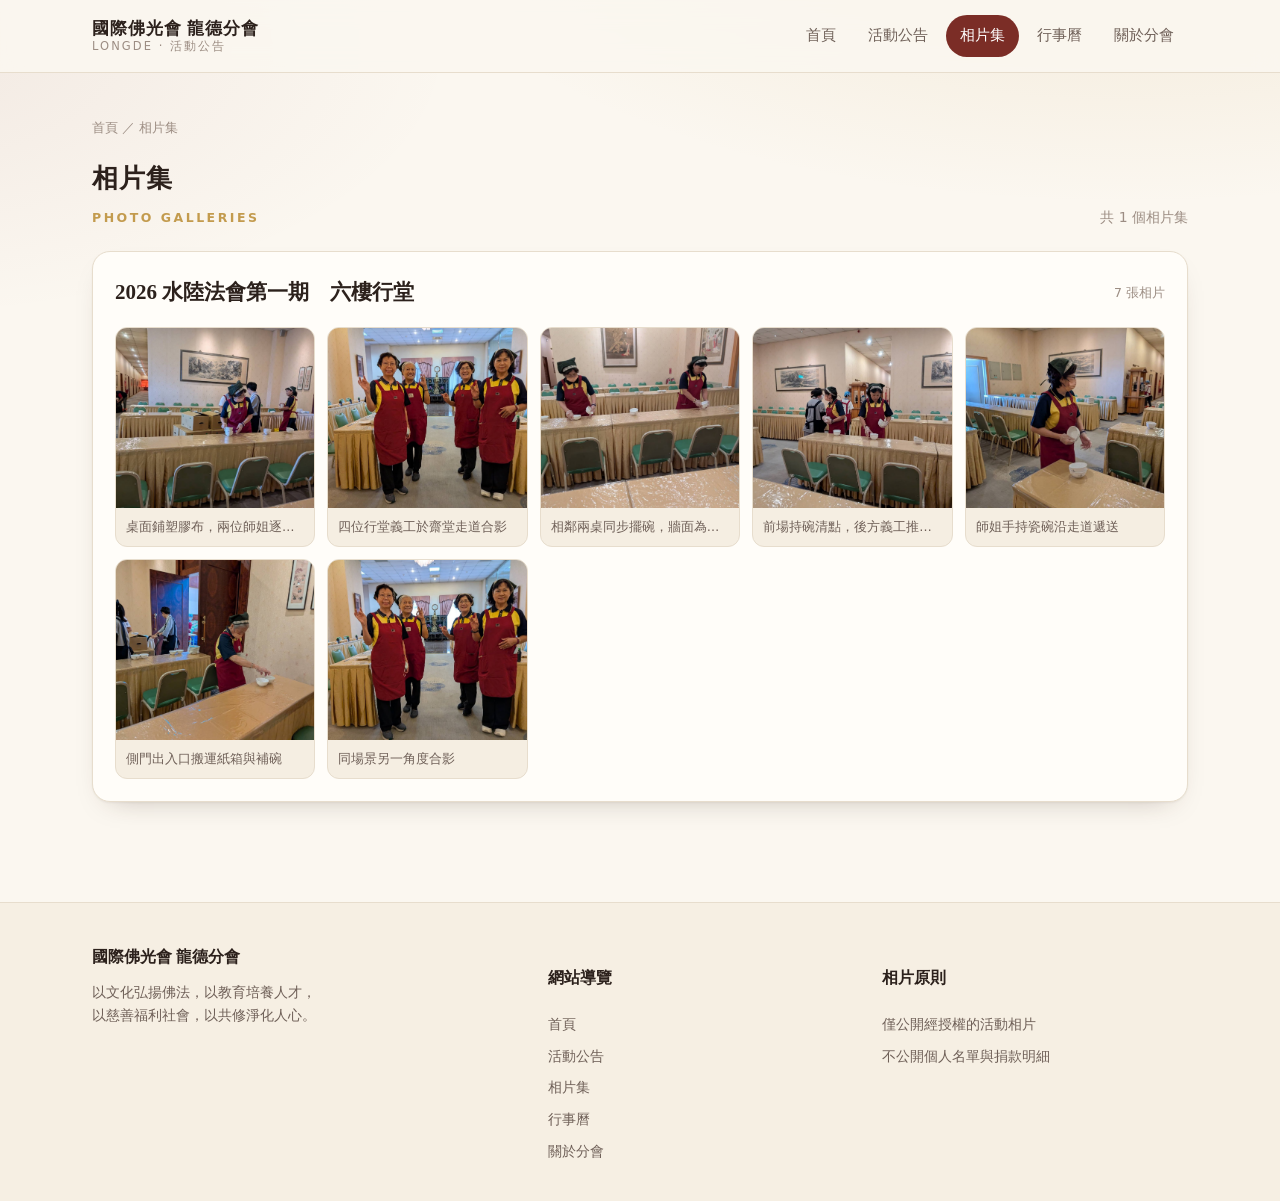
<file: gallery.html>
<!DOCTYPE html>
<html lang="zh-Hant-TW">
<head>
<meta charset="utf-8">
<meta name="viewport" content="width=device-width, initial-scale=1">
<title>相片集｜國際佛光會 龍德分會</title>
<meta name="description" content="龍德分會活動相片集，瀏覽分會法會、共修、公益與活動紀錄。">
<meta name="theme-color" content="#7b2d26">
<link rel="icon" href="data:image/svg+xml,%3Csvg xmlns='http://www.w3.org/2000/svg' viewBox='0 0 48 48'%3E%3Ccircle cx='24' cy='24' r='23' fill='%237b2d26'/%3E%3Cpath d='M24 11c3.9 3.6 5.9 7.7 5.9 12.2 0 4.5-2 8.6-5.9 12.2-3.9-3.6-5.9-7.7-5.9-12.2C18.1 18.7 20.1 14.6 24 11z' fill='%23f2e4c4'/%3E%3C/svg%3E">
<link rel="stylesheet" href="assets/css/style.css">
<style>
.gallery-album{background:#fffdf9;border:1px solid #e7ddcd;border-radius:18px;padding:22px;margin-bottom:24px;box-shadow:0 1px 2px rgba(58,38,25,.05),0 12px 28px -18px rgba(58,38,25,.35)}
.gallery-head{display:flex;align-items:center;justify-content:space-between;gap:12px;margin-bottom:16px}
.gallery-head h3{font-family:Georgia,"Noto Serif TC",serif;font-size:21px;margin:0}
.gallery-head span{font-size:12.5px;color:#9c8d83}
.gallery-grid{display:grid;grid-template-columns:repeat(auto-fill,minmax(190px,1fr));gap:12px}
.gallery-item{display:block;background:#f5eee2;border:1px solid #e7ddcd;border-radius:12px;overflow:hidden;text-decoration:none;color:inherit}
.gallery-item:hover{text-decoration:none;border-color:#c39b4e}
.gallery-item img{width:100%;height:180px;object-fit:cover}
.gallery-item span{display:block;padding:8px 10px;font-size:12.5px;color:#6f6058;white-space:nowrap;overflow:hidden;text-overflow:ellipsis}
</style>
</head>
<body data-page="gallery">
<a href="#main" class="sr-only">跳到主要內容</a>
<header class="site-header">
  <div class="wrap header-in">
    <a class="brand" href="index.html">
      <span class="brand-text">
        <span class="brand-name">國際佛光會 龍德分會</span>
        <span class="brand-sub">LONGDE · 活動公告</span>
      </span>
    </a>
    <button class="nav-toggle" aria-label="開啟選單" aria-expanded="false" aria-controls="site-nav">☰</button>
    <nav class="nav" id="site-nav">
      <a href="index.html">首頁</a>
      <a href="activities.html">活動公告</a>
      <a href="gallery.html" aria-current="page">相片集</a>
      <a href="calendar.html">行事曆</a>
      <a href="about.html">關於分會</a>
    </nav>
  </div>
</header>
<main id="main">
  <section class="page-head">
    <div class="wrap">
      <div class="crumbs"><a href="index.html">首頁</a> ／ 相片集</div>
      <div class="section-head" style="margin-bottom:14px">
        <h2>相片集<span>PHOTO GALLERIES</span></h2>
        <span class="more" id="gallery-count" style="color:var(--ink-faint)"></span>
      </div>
    </div>
  </section>
  <section class="section" style="padding-top:0">
    <div class="wrap">
      <div id="gallery-list"><div class="empty">正在載入相片集…</div></div>
    </div>
  </section>
</main>
<footer class="site-footer">
  <div class="wrap">
    <div class="foot-grid">
      <div>
        <div style="font-family:var(--font-serif);font-weight:700;font-size:16px">國際佛光會 龍德分會</div>
        <p style="margin-top:10px">以文化弘揚佛法，以教育培養人才，<br>以慈善福利社會，以共修淨化人心。</p>
      </div>
      <div>
        <h4>網站導覽</h4>
        <p><a href="index.html">首頁</a></p>
        <p><a href="activities.html">活動公告</a></p>
        <p><a href="gallery.html">相片集</a></p>
        <p><a href="calendar.html">行事曆</a></p>
        <p><a href="about.html">關於分會</a></p>
      </div>
      <div>
        <h4>相片原則</h4>
        <p>僅公開經授權的活動相片</p>
        <p>不公開個人名單與捐款明細</p>
      </div>
    </div>
  </div>
</footer>
<script>
(function () {
  const esc = (s) => String(s == null ? "" : s).replace(/[&<>"']/g, (c) => ({ "&": "&amp;", "<": "&lt;", ">": "&gt;", '"': "&quot;", "'": "&#39;" }[c]));
  const box = document.getElementById("gallery-list");
  const count = document.getElementById("gallery-count");
  fetch("data/albums.json", { cache: "no-store" })
    .then((res) => { if (!res.ok) throw new Error("HTTP " + res.status); return res.json(); })
    .then((data) => {
      const albums = data.albums || [];
      if (count) count.textContent = albums.length ? `共 ${albums.length} 個相片集` : "目前尚無相片集";
      if (!albums.length) {
        box.innerHTML = '<div class="empty">目前尚未建立公開相片集。</div>';
        return;
      }
      box.innerHTML = albums.map((album) => {
        const images = (album.images || []).map((image) =>
          '<a class="gallery-item" href="' + esc(image.src) + '" target="_blank" rel="noopener">' +
          '<img src="' + esc(image.src) + '" alt="' + esc(image.title) + '" loading="lazy">' +
          '<span>' + esc(image.title) + "</span></a>"
        ).join("");
        return '<section class="gallery-album"><div class="gallery-head"><h3>' + esc(album.title) + '</h3><span>' + (album.images || []).length + " 張相片</span></div><div class=\"gallery-grid\">" + images + "</div></section>";
      }).join("");
    })
    .catch(() => { if (box) box.innerHTML = '<div class="empty">相片集資料暫時無法載入。</div>'; });
})();
</script>
</body>
</html>
</file>
<file: assets/css/style.css>
/* 國際佛光會 龍德分會 — 活動公告入口 */
:root{
  --bg:#fbf7f0; --surface:#fffdf9; --surface-2:#f5eee2;
  --ink:#2c211c; --ink-soft:#6f6058; --ink-faint:#9c8d83;
  --brand:#7b2d26; --brand-2:#a8452f; --gold:#c39b4e; --gold-soft:#e8d6ac;
  --line:#e7ddcd; --line-strong:#d8c9b2;
  --ok:#3f7d5a; --warn:#a8761f; --closed:#8a8178;
  --radius:18px; --radius-sm:10px;
  --shadow:0 1px 2px rgba(58,38,25,.05), 0 12px 28px -18px rgba(58,38,25,.35);
  --shadow-lg:0 2px 4px rgba(58,38,25,.06), 0 28px 60px -30px rgba(58,38,25,.45);
  --max:1140px;
  --font-sans:"Noto Sans TC","PingFang TC","Microsoft JhengHei",system-ui,-apple-system,"Segoe UI",sans-serif;
  --font-serif:"Noto Serif TC","Songti TC","PingFang TC",Georgia,serif;
}
*{box-sizing:border-box}
html{scroll-behavior:smooth}
body{
  margin:0; background:var(--bg); color:var(--ink); font-family:var(--font-sans);
  font-size:16px; line-height:1.75; -webkit-font-smoothing:antialiased;
  background-image:radial-gradient(1200px 500px at 88% -8%, rgba(195,155,78,.16), transparent 60%),
                   radial-gradient(900px 420px at -10% 4%, rgba(123,45,38,.07), transparent 65%);
  background-repeat:no-repeat;
}
img{max-width:100%;display:block}
a{color:var(--brand); text-decoration:none}
a:hover{text-decoration:underline}
.wrap{width:100%; max-width:var(--max); margin:0 auto; padding:0 22px}
.sr-only{position:absolute;width:1px;height:1px;padding:0;margin:-1px;overflow:hidden;clip:rect(0 0 0 0);white-space:nowrap;border:0}

/* ---------- Header ---------- */
.site-header{position:sticky;top:0;z-index:50;background:rgba(251,247,240,.86);backdrop-filter:blur(12px);border-bottom:1px solid var(--line)}
.header-in{display:flex;align-items:center;gap:18px;height:72px}
.brand{display:flex;align-items:center;gap:12px;text-decoration:none;color:var(--ink)}
.brand:hover{text-decoration:none}
.brand-mark{width:42px;height:42px;flex:none}
.brand-text{display:flex;flex-direction:column;line-height:1.25}
.brand-name{font-family:var(--font-serif);font-weight:700;font-size:17px;letter-spacing:.06em}
.brand-sub{font-size:11.5px;color:var(--ink-faint);letter-spacing:.18em}
.nav{margin-left:auto;display:flex;align-items:center;gap:4px}
.nav a{color:var(--ink-soft);font-size:14.5px;padding:8px 14px;border-radius:999px;transition:.18s}
.nav a:hover{background:var(--surface-2);color:var(--brand);text-decoration:none}
.nav a[aria-current="page"]{background:var(--brand);color:#fff}
.nav-toggle{display:none}

/* ---------- Hero ---------- */
.hero{position:relative;overflow:hidden;padding:64px 0 52px;border-bottom:1px solid var(--line)}
.hero::before{content:"";position:absolute;inset:0;background:
  radial-gradient(600px 300px at 78% 12%, rgba(195,155,78,.22), transparent 65%);pointer-events:none}
.hero-in{position:relative;display:grid;grid-template-columns:1.35fr .85fr;gap:44px;align-items:center}
.eyebrow{display:inline-flex;align-items:center;gap:8px;font-size:12.5px;letter-spacing:.16em;color:var(--brand);
  background:rgba(123,45,38,.07);border:1px solid rgba(123,45,38,.16);padding:5px 13px;border-radius:999px;margin-bottom:18px}
.hero h1{font-family:var(--font-serif);font-size:clamp(30px,4.2vw,46px);line-height:1.28;margin:0 0 16px;letter-spacing:.02em}
.hero h1 em{font-style:normal;color:var(--brand);position:relative}
.hero h1 em::after{content:"";position:absolute;left:0;right:0;bottom:2px;height:8px;background:var(--gold-soft);z-index:-1;border-radius:3px}
.hero p.lead{font-size:16.5px;color:var(--ink-soft);max-width:52ch;margin:0 0 26px}
.hero-actions{display:flex;flex-wrap:wrap;gap:12px}
.btn{display:inline-flex;align-items:center;gap:8px;padding:12px 22px;border-radius:999px;font-size:14.5px;
  font-weight:600;border:1px solid transparent;transition:.18s;cursor:pointer;text-decoration:none}
.btn-primary{background:var(--brand);color:#fff;box-shadow:0 12px 24px -14px rgba(123,45,38,.9)}
.btn-primary:hover{background:var(--brand-2);text-decoration:none;transform:translateY(-1px)}
.btn-ghost{background:transparent;border-color:var(--line-strong);color:var(--ink-soft)}
.btn-ghost:hover{border-color:var(--brand);color:var(--brand);text-decoration:none}

.hero-panel{background:var(--surface);border:1px solid var(--line);border-radius:var(--radius);padding:22px;box-shadow:var(--shadow)}
.hero-panel h2{font-size:13px;letter-spacing:.14em;color:var(--ink-faint);margin:0 0 14px;font-weight:600}
.mini-row{display:flex;align-items:baseline;justify-content:space-between;gap:12px;padding:11px 0;border-bottom:1px dashed var(--line)}
.mini-row:last-child{border-bottom:0}
.mini-row .k{font-size:13.5px;color:var(--ink-soft)}
.mini-row .v{font-family:var(--font-serif);font-size:19px;font-weight:700;color:var(--brand)}
.mini-row .v small{font-size:12px;font-weight:500;color:var(--ink-faint);margin-left:3px}

/* ---------- Sections ---------- */
.section{padding:56px 0}
.section-head{display:flex;align-items:flex-end;justify-content:space-between;gap:24px;flex-wrap:wrap;margin-bottom:26px}
.section-head h2{font-family:var(--font-serif);font-size:26px;margin:0;letter-spacing:.03em}
.section-head h2 span{display:block;font-family:var(--font-sans);font-size:12.5px;letter-spacing:.2em;color:var(--gold);margin-top:6px;font-weight:600}
.section-head .more{font-size:14px}

/* ---------- Filter bar ---------- */
.toolbar{display:flex;flex-wrap:wrap;gap:12px;align-items:center;margin-bottom:24px}
.chips{display:flex;flex-wrap:wrap;gap:8px}
.chip{border:1px solid var(--line-strong);background:var(--surface);color:var(--ink-soft);font-size:13.5px;
  padding:7px 15px;border-radius:999px;cursor:pointer;transition:.16s;font-family:inherit}
.chip:hover{border-color:var(--brand);color:var(--brand)}
.chip[aria-pressed="true"]{background:var(--brand);border-color:var(--brand);color:#fff}
.search{margin-left:auto;position:relative}
.search input{font-family:inherit;font-size:14px;padding:10px 14px 10px 38px;width:250px;border-radius:999px;
  border:1px solid var(--line-strong);background:var(--surface);color:var(--ink);outline:none;transition:.16s}
.search input:focus{border-color:var(--brand);box-shadow:0 0 0 3px rgba(123,45,38,.1)}
.search svg{position:absolute;left:13px;top:50%;transform:translateY(-50%);opacity:.45}

/* ---------- Cards ---------- */
.grid{display:grid;grid-template-columns:repeat(auto-fill,minmax(310px,1fr));gap:20px}
.card{display:flex;flex-direction:column;background:var(--surface);border:1px solid var(--line);border-radius:var(--radius);
  overflow:hidden;box-shadow:var(--shadow);transition:.2s;position:relative;text-decoration:none;color:inherit}
.card:hover{transform:translateY(-3px);box-shadow:var(--shadow-lg);border-color:var(--line-strong);text-decoration:none}
.card-top{height:4px;background:var(--gold)}
.card[data-cat="慈善公益"] .card-top{background:linear-gradient(90deg,#a8452f,#d08a5e)}
.card[data-cat="法會共修"] .card-top{background:linear-gradient(90deg,#b78b3c,#e0c07a)}
.card[data-cat="教育課程"] .card-top{background:linear-gradient(90deg,#3f6f74,#7aa9a4)}
.card[data-cat="會務公告"] .card-top{background:linear-gradient(90deg,#6b6257,#a99c8c)}
.card[data-cat="環保永續"] .card-top{background:linear-gradient(90deg,#4a7a52,#8bb187)}
.card-body{padding:20px 20px 18px;display:flex;flex-direction:column;gap:10px;flex:1}
.card-meta{display:flex;align-items:center;gap:10px;flex-wrap:wrap;font-size:12px;color:var(--ink-faint)}
.tag{background:var(--surface-2);color:var(--ink-soft);padding:2px 10px;border-radius:999px;font-size:11.5px;letter-spacing:.04em}
.status{display:inline-flex;align-items:center;gap:6px;font-weight:600;font-size:11.5px;padding:3px 10px;border-radius:999px}
.status::before{content:"";width:6px;height:6px;border-radius:50%;background:currentColor}
.s-ongoing{color:var(--ok);background:rgba(63,125,90,.1)}
.s-open{color:var(--brand);background:rgba(168,69,47,.1)}
.s-soon{color:var(--warn);background:rgba(168,118,31,.12)}
.s-closed{color:var(--closed);background:rgba(138,129,120,.14)}
.card h3{font-family:var(--font-serif);font-size:19.5px;line-height:1.45;margin:0;letter-spacing:.01em}
.card p{margin:0;font-size:14px;color:var(--ink-soft);line-height:1.72}
.card-foot{margin-top:auto;padding:14px 20px;border-top:1px solid var(--line);display:flex;align-items:center;justify-content:space-between;gap:10px;font-size:12.5px;color:var(--ink-faint)}
.card-foot .arrow{color:var(--brand);font-weight:600}

/* progress */
.progress{margin-top:2px}
.progress-label{display:flex;justify-content:space-between;font-size:12px;color:var(--ink-faint);margin-bottom:5px}
.progress-label b{color:var(--brand);font-weight:700}
.bar{height:7px;border-radius:999px;background:var(--surface-2);overflow:hidden}
.bar>i{display:block;height:100%;border-radius:999px;background:linear-gradient(90deg,var(--gold),var(--brand-2))}

/* ---------- Notice strip ---------- */
.notice{display:flex;gap:14px;align-items:flex-start;background:rgba(195,155,78,.1);border:1px solid var(--gold-soft);
  border-radius:var(--radius-sm);padding:14px 18px;font-size:13.5px;color:var(--ink-soft);margin:0 0 26px}
.notice strong{color:var(--ink)}

/* ---------- Detail page ---------- */
.page-head{padding:44px 0 8px}
.crumbs{font-size:13px;color:var(--ink-faint);margin-bottom:16px}
.crumbs a{color:var(--ink-faint)}
.detail{display:grid;grid-template-columns:minmax(0,1fr) 330px;gap:34px;align-items:start;padding-bottom:64px}
.article{background:var(--surface);border:1px solid var(--line);border-radius:var(--radius);padding:34px 36px;box-shadow:var(--shadow)}
.article h1{font-family:var(--font-serif);font-size:clamp(25px,3vw,33px);line-height:1.4;margin:6px 0 14px}
.article .meta-line{display:flex;flex-wrap:wrap;gap:16px;font-size:13px;color:var(--ink-faint);padding-bottom:20px;border-bottom:1px solid var(--line);margin-bottom:24px}
.article h2{font-family:var(--font-serif);font-size:19px;margin:30px 0 10px;padding-left:12px;border-left:3px solid var(--gold)}
.article p{margin:0 0 12px;color:#3a2e28}
.article ul{margin:0 0 14px;padding-left:22px;color:#3a2e28}
.article li{margin-bottom:6px}
.article li b{color:var(--brand)}
.side{display:flex;flex-direction:column;gap:18px;position:sticky;top:92px}
.side-card{background:var(--surface);border:1px solid var(--line);border-radius:var(--radius);padding:20px;box-shadow:var(--shadow)}
.side-card h3{font-size:12.5px;letter-spacing:.14em;color:var(--ink-faint);margin:0 0 14px;font-weight:600}
.kv{display:flex;justify-content:space-between;gap:12px;font-size:13.5px;padding:8px 0;border-bottom:1px dashed var(--line)}
.kv:last-child{border-bottom:0}
.kv .k{color:var(--ink-faint)}
.kv .v{color:var(--ink);font-weight:600;text-align:right}
.stat-grid{display:grid;grid-template-columns:1fr 1fr;gap:10px}
.stat{background:var(--surface-2);border-radius:var(--radius-sm);padding:12px}
.stat .n{font-family:var(--font-serif);font-size:20px;font-weight:700;color:var(--brand)}
.stat .l{font-size:11.5px;color:var(--ink-faint)}

/* ---------- Calendar ---------- */
.cal-bar{display:flex;align-items:center;justify-content:space-between;gap:14px;margin-bottom:18px}
.cal-bar h2{font-family:var(--font-serif);font-size:22px;margin:0}
.cal-nav{display:flex;gap:8px}
.icon-btn{width:38px;height:38px;border-radius:12px;border:1px solid var(--line-strong);background:var(--surface);cursor:pointer;
  color:var(--ink-soft);font-size:16px;display:grid;place-items:center;transition:.16s}
.icon-btn:hover{border-color:var(--brand);color:var(--brand)}
.cal{background:var(--surface);border:1px solid var(--line);border-radius:var(--radius);overflow:hidden;box-shadow:var(--shadow)}
.cal-grid{display:grid;grid-template-columns:repeat(7,1fr)}
.cal-dow{font-size:12px;text-align:center;padding:12px 0;color:var(--ink-faint);background:var(--surface-2);letter-spacing:.1em;border-bottom:1px solid var(--line)}
.cal-cell{text-align:left;min-height:104px;border-right:1px solid var(--line);border-bottom:1px solid var(--line);padding:8px;position:relative}
.cal-cell:nth-child(7n){border-right:0}
.cal-cell.mute{background:#faf6ef;color:var(--ink-faint)}
.cal-cell .d{font-size:12px;color:var(--ink-faint);margin-bottom:6px}
.cal-cell.today .d{background:var(--brand);color:#fff;border-radius:999px;width:22px;height:22px;display:grid;place-items:center;font-weight:700}
.ev{display:block;text-align:left;font-size:11.5px;line-height:1.4;padding:4px 7px;border-radius:7px;margin-bottom:4px;background:rgba(195,155,78,.18);
  color:#6d4a12;border-left:3px solid var(--gold);text-decoration:none;overflow:hidden;text-overflow:ellipsis;white-space:nowrap}
.ev:hover{text-decoration:none;filter:brightness(.96)}
.ev[data-cat="慈善公益"]{background:rgba(168,69,47,.12);color:#7b2d26;border-left-color:#a8452f}
.ev[data-cat="教育課程"]{background:rgba(63,111,116,.12);color:#2f585c;border-left-color:#3f6f74}
.ev[data-cat="環保永續"]{background:rgba(74,122,82,.12);color:#33573a;border-left-color:#4a7a52}
.ev[data-cat="會務公告"]{background:rgba(107,98,87,.12);color:#4d453c;border-left-color:#6b6257}
.upcoming{margin-top:26px;display:flex;flex-direction:column;gap:10px}
.up-item{display:flex;gap:16px;align-items:center;background:var(--surface);border:1px solid var(--line);border-radius:var(--radius-sm);padding:14px 18px}
.up-date{font-family:var(--font-serif);font-weight:700;color:var(--brand);min-width:64px;font-size:15px}
.up-item .t{font-weight:600}
.up-item .c{font-size:12.5px;color:var(--ink-faint)}

/* ---------- About ---------- */
.about-grid{display:grid;grid-template-columns:1fr 1fr;gap:22px}
.panel{background:var(--surface);border:1px solid var(--line);border-radius:var(--radius);padding:28px;box-shadow:var(--shadow)}
.panel h2{font-family:var(--font-serif);font-size:20px;margin:0 0 12px}
.panel p{color:var(--ink-soft);font-size:14.5px}
.panel ul{padding-left:20px;color:var(--ink-soft);font-size:14.5px}
.fact-list{list-style:none;padding:0;margin:0}
.fact-list li{display:flex;justify-content:space-between;gap:14px;padding:11px 0;border-bottom:1px dashed var(--line);font-size:14px}
.fact-list li:last-child{border-bottom:0}
.fact-list .k{color:var(--ink-faint)}
.fact-list .v{font-weight:600;text-align:right}

/* ---------- Footer ---------- */
.site-footer{border-top:1px solid var(--line);background:#f6efe3;padding:40px 0 30px;margin-top:20px}
.foot-grid{display:grid;grid-template-columns:1.4fr 1fr 1fr;gap:28px}
.footer h4{font-size:12.5px;letter-spacing:.14em;color:var(--ink-faint);margin:0 0 12px}
.footer .brand-name{font-size:16px}
.site-footer p{font-size:13.5px;color:var(--ink-soft);margin:0 0 8px}
.site-footer a{color:var(--ink-soft)}
.foot-bottom{margin-top:26px;padding-top:18px;border-top:1px solid var(--line-strong);display:flex;justify-content:space-between;gap:14px;flex-wrap:wrap;font-size:12.5px;color:var(--ink-faint)}

/* ---------- Empty / loading ---------- */
.empty{grid-column:1/-1;text-align:center;padding:56px 20px;color:var(--ink-faint);background:var(--surface);
  border:1px dashed var(--line-strong);border-radius:var(--radius)}
.skeleton{height:210px;border-radius:var(--radius);background:linear-gradient(100deg,#f5eee2 30%,#fbf7f0 50%,#f5eee2 70%);
  background-size:200% 100%;animation:sh 1.2s infinite}
@keyframes sh{0%{background-position:180% 0}100%{background-position:-20% 0}}

/* ---------- Responsive ---------- */
@media (max-width:980px){
  .hero-in{grid-template-columns:1fr;gap:28px}
  .detail{grid-template-columns:1fr}
  .side{position:static}
  .about-grid{grid-template-columns:1fr}
  .foot-grid{grid-template-columns:1fr 1fr}
}
@media (max-width:720px){
  .header-in{height:64px;gap:10px}
  .brand-sub{display:none}
  .nav{position:absolute;top:64px;left:0;right:0;flex-direction:column;align-items:stretch;gap:2px;
    background:var(--surface);border-bottom:1px solid var(--line);padding:10px 14px 16px;display:none;box-shadow:var(--shadow)}
  .nav.open{display:flex}
  .nav a{padding:11px 12px}
  .nav-toggle{display:grid;place-items:center;margin-left:auto;width:40px;height:40px;border-radius:12px;
    border:1px solid var(--line-strong);background:var(--surface);cursor:pointer}
  .section{padding:40px 0}
  .article{padding:24px 20px}
  .search{margin-left:0;width:100%}
  .search input{width:100%}
  .cal-cell{min-height:74px;padding:5px}
  .ev{font-size:10px;padding:3px 5px}
  .foot-grid{grid-template-columns:1fr}
  .stat-grid{grid-template-columns:1fr 1fr}
}
@media (prefers-reduced-motion:reduce){*{animation:none!important;transition:none!important}}
</file>
